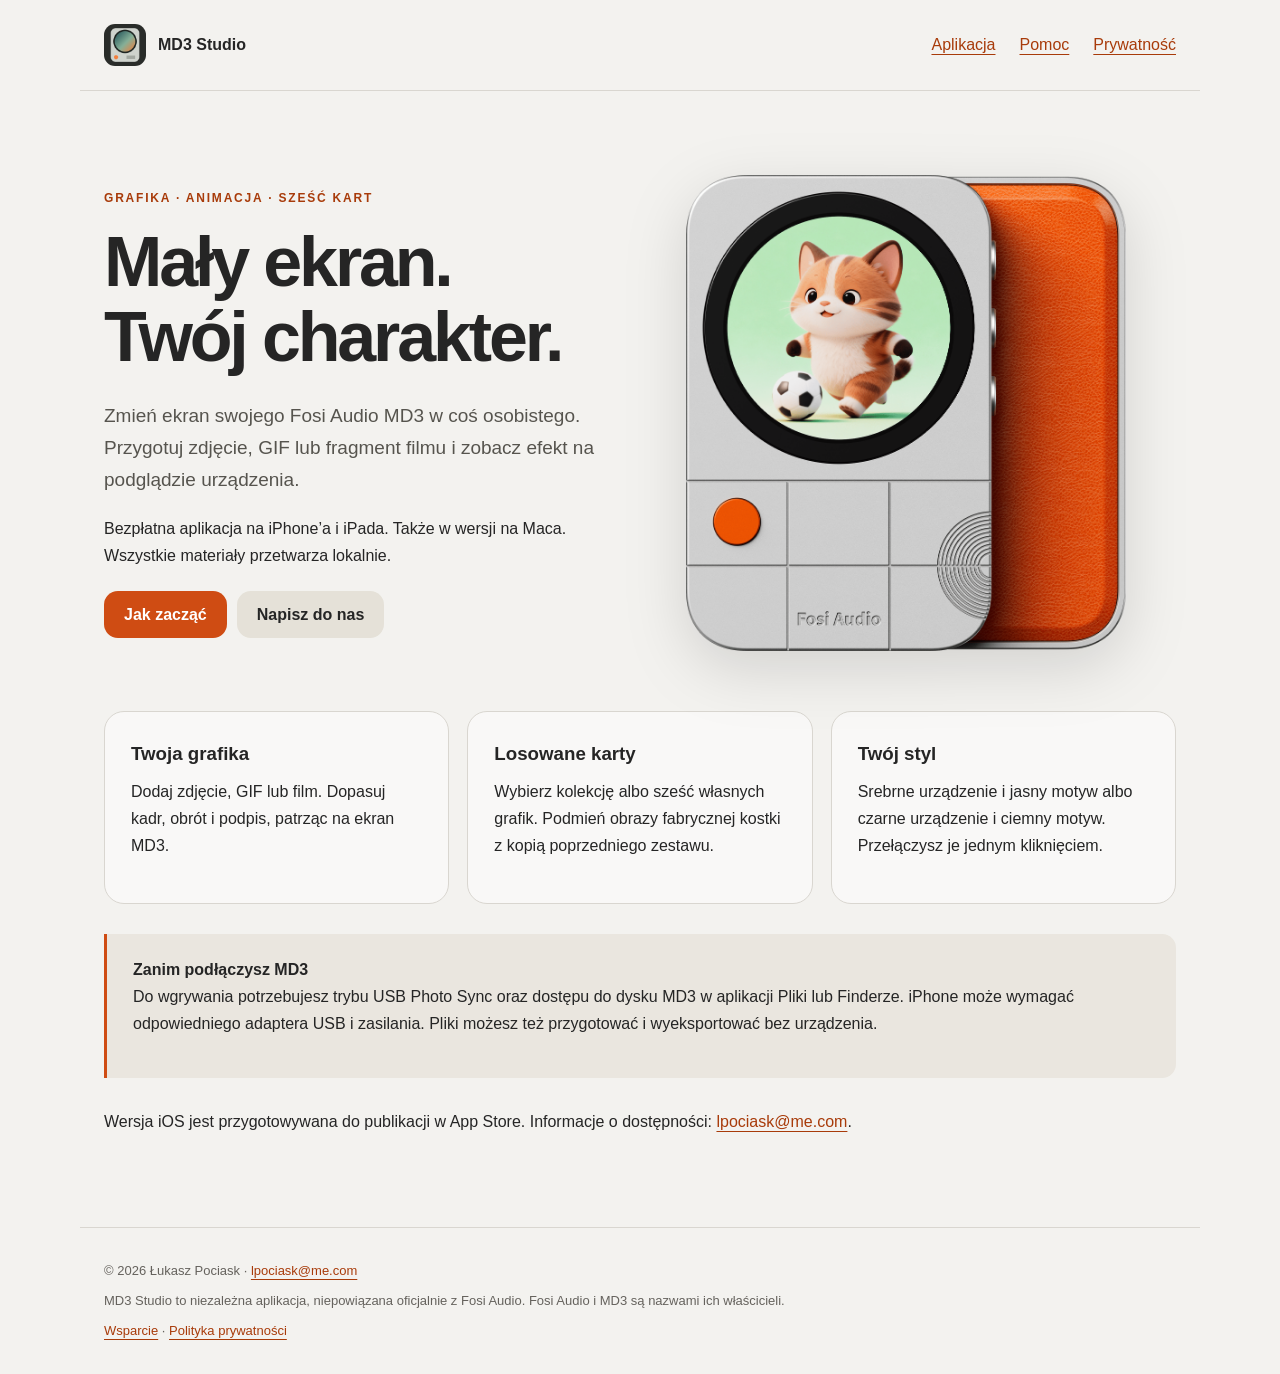
<file: index.html>
<!doctype html><html lang="pl"><head><meta charset="utf-8"><meta name="viewport" content="width=device-width,initial-scale=1"><meta name="description" content="Bezpłatny edytor grafik, GIF-ów i losowanych kart dla Fosi Audio MD3. Wsparcie i polityka prywatności."><title>Twój MD3. Twój ekran. — MD3 Studio</title><link rel="icon" href="assets/icon.png"><link rel="stylesheet" href="style.css"></head><body><header><a class="brand" href="./"><img src="assets/icon.png" alt="" width="42" height="42">MD3 Studio</a><nav aria-label="Nawigacja"><a href="./">Aplikacja</a><a href="support.html">Pomoc</a><a href="privacy.html">Prywatność</a></nav></header><main><section class="hero"><div><span class="eyebrow">Grafika · animacja · sześć kart</span><h1>Mały ekran.<br>Twój charakter.</h1><p class="lead">Zmień ekran swojego Fosi Audio MD3 w coś osobistego. Przygotuj zdjęcie, GIF lub fragment filmu i zobacz efekt na podglądzie urządzenia.</p><p>Bezpłatna aplikacja na iPhone’a i iPada. Także w wersji na Maca. Wszystkie materiały przetwarza lokalnie.</p><a class="button" href="support.html">Jak zacząć</a><a class="button secondary" href="mailto:lpociask@me.com?subject=MD3%20Studio">Napisz do nas</a></div><img src="assets/md3-silver.png" alt="Srebrny Fosi Audio MD3 z pomarańczowym tyłem" width="1946" height="2104"></section><section aria-label="Możliwości aplikacji" class="cards"><article class="card"><h3>Twoja grafika</h3><p>Dodaj zdjęcie, GIF lub film. Dopasuj kadr, obrót i podpis, patrząc na ekran MD3.</p></article><article class="card"><h3>Losowane karty</h3><p>Wybierz kolekcję albo sześć własnych grafik. Podmień obrazy fabrycznej kostki z kopią poprzedniego zestawu.</p></article><article class="card"><h3>Twój styl</h3><p>Srebrne urządzenie i jasny motyw albo czarne urządzenie i ciemny motyw. Przełączysz je jednym kliknięciem.</p></article></section><aside class="note"><strong>Zanim podłączysz MD3</strong><p>Do wgrywania potrzebujesz trybu USB Photo Sync oraz dostępu do dysku MD3 w aplikacji Pliki lub Finderze. iPhone może wymagać odpowiedniego adaptera USB i zasilania. Pliki możesz też przygotować i wyeksportować bez urządzenia.</p></aside><p>Wersja iOS jest przygotowywana do publikacji w App Store. Informacje o dostępności: <a href="mailto:lpociask@me.com?subject=MD3%20Studio%20-%20dostepnosc">lpociask@me.com</a>.</p></main><footer><p>© 2026 Łukasz Pociask · <a href="mailto:lpociask@me.com">lpociask@me.com</a></p><p>MD3 Studio to niezależna aplikacja, niepowiązana oficjalnie z Fosi Audio. Fosi Audio i MD3 są nazwami ich właścicieli.</p><p><a href="support.html">Wsparcie</a> · <a href="privacy.html">Polityka prywatności</a></p></footer></body></html>
</file>
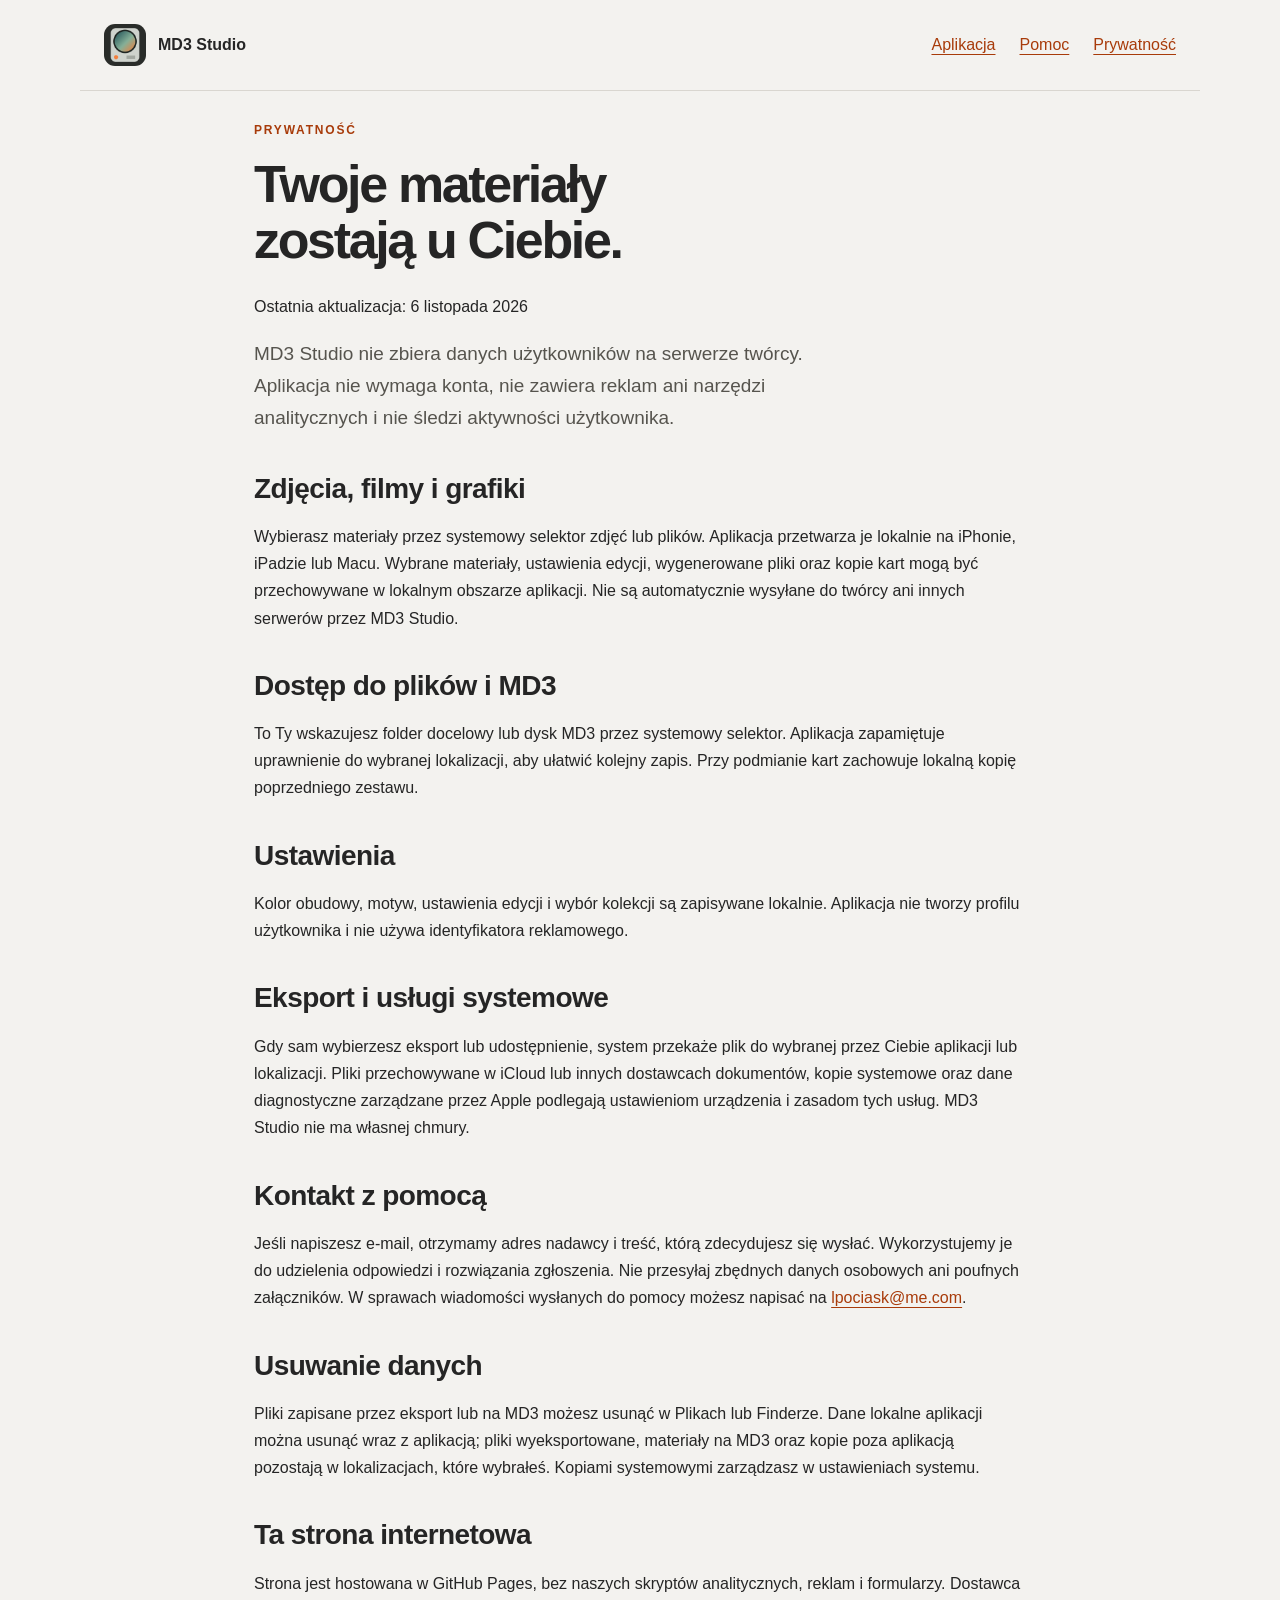
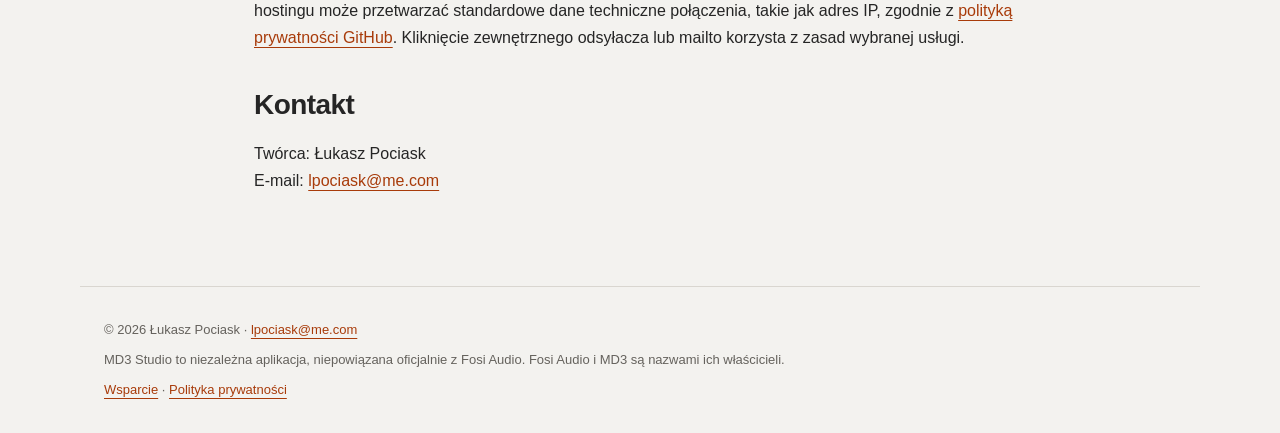
<file: privacy.html>
<!doctype html><html lang="pl"><head><meta charset="utf-8"><meta name="viewport" content="width=device-width,initial-scale=1"><meta name="description" content="MD3 Studio przetwarza zdjęcia i filmy lokalnie. Bez konta, reklam, analityki i śledzenia."><title>Polityka prywatności — MD3 Studio</title><link rel="icon" href="assets/icon.png"><link rel="stylesheet" href="style.css"></head><body><header><a class="brand" href="./"><img src="assets/icon.png" alt="" width="42" height="42">MD3 Studio</a><nav aria-label="Nawigacja"><a href="./">Aplikacja</a><a href="support.html">Pomoc</a><a href="privacy.html">Prywatność</a></nav></header><main class="document"><span class="eyebrow">Prywatność</span><h1>Twoje materiały<br>zostają u Ciebie.</h1><p>Ostatnia aktualizacja: 6 listopada 2026</p><p class="lead">MD3 Studio nie zbiera danych użytkowników na serwerze twórcy. Aplikacja nie wymaga konta, nie zawiera reklam ani narzędzi analitycznych i nie śledzi aktywności użytkownika.</p><h2>Zdjęcia, filmy i grafiki</h2><p>Wybierasz materiały przez systemowy selektor zdjęć lub plików. Aplikacja przetwarza je lokalnie na iPhonie, iPadzie lub Macu. Wybrane materiały, ustawienia edycji, wygenerowane pliki oraz kopie kart mogą być przechowywane w lokalnym obszarze aplikacji. Nie są automatycznie wysyłane do twórcy ani innych serwerów przez MD3 Studio.</p><h2>Dostęp do plików i MD3</h2><p>To Ty wskazujesz folder docelowy lub dysk MD3 przez systemowy selektor. Aplikacja zapamiętuje uprawnienie do wybranej lokalizacji, aby ułatwić kolejny zapis. Przy podmianie kart zachowuje lokalną kopię poprzedniego zestawu.</p><h2>Ustawienia</h2><p>Kolor obudowy, motyw, ustawienia edycji i wybór kolekcji są zapisywane lokalnie. Aplikacja nie tworzy profilu użytkownika i nie używa identyfikatora reklamowego.</p><h2>Eksport i usługi systemowe</h2><p>Gdy sam wybierzesz eksport lub udostępnienie, system przekaże plik do wybranej przez Ciebie aplikacji lub lokalizacji. Pliki przechowywane w iCloud lub innych dostawcach dokumentów, kopie systemowe oraz dane diagnostyczne zarządzane przez Apple podlegają ustawieniom urządzenia i zasadom tych usług. MD3 Studio nie ma własnej chmury.</p><h2>Kontakt z pomocą</h2><p>Jeśli napiszesz e-mail, otrzymamy adres nadawcy i treść, którą zdecydujesz się wysłać. Wykorzystujemy je do udzielenia odpowiedzi i rozwiązania zgłoszenia. Nie przesyłaj zbędnych danych osobowych ani poufnych załączników. W sprawach wiadomości wysłanych do pomocy możesz napisać na <a href="mailto:lpociask@me.com">lpociask@me.com</a>.</p><h2>Usuwanie danych</h2><p>Pliki zapisane przez eksport lub na MD3 możesz usunąć w Plikach lub Finderze. Dane lokalne aplikacji można usunąć wraz z aplikacją; pliki wyeksportowane, materiały na MD3 oraz kopie poza aplikacją pozostają w lokalizacjach, które wybrałeś. Kopiami systemowymi zarządzasz w ustawieniach systemu.</p><h2>Ta strona internetowa</h2><p>Strona jest hostowana w GitHub Pages, bez naszych skryptów analitycznych, reklam i formularzy. Dostawca hostingu może przetwarzać standardowe dane techniczne połączenia, takie jak adres IP, zgodnie z <a href="https://docs.github.com/en/site-policy/privacy-policies/github-general-privacy-statement">polityką prywatności GitHub</a>. Kliknięcie zewnętrznego odsyłacza lub mailto korzysta z zasad wybranej usługi.</p><h2>Kontakt</h2><p>Twórca: Łukasz Pociask<br>E-mail: <a href="mailto:lpociask@me.com">lpociask@me.com</a></p></main><footer><p>© 2026 Łukasz Pociask · <a href="mailto:lpociask@me.com">lpociask@me.com</a></p><p>MD3 Studio to niezależna aplikacja, niepowiązana oficjalnie z Fosi Audio. Fosi Audio i MD3 są nazwami ich właścicieli.</p><p><a href="support.html">Wsparcie</a> · <a href="privacy.html">Polityka prywatności</a></p></footer></body></html>
</file>
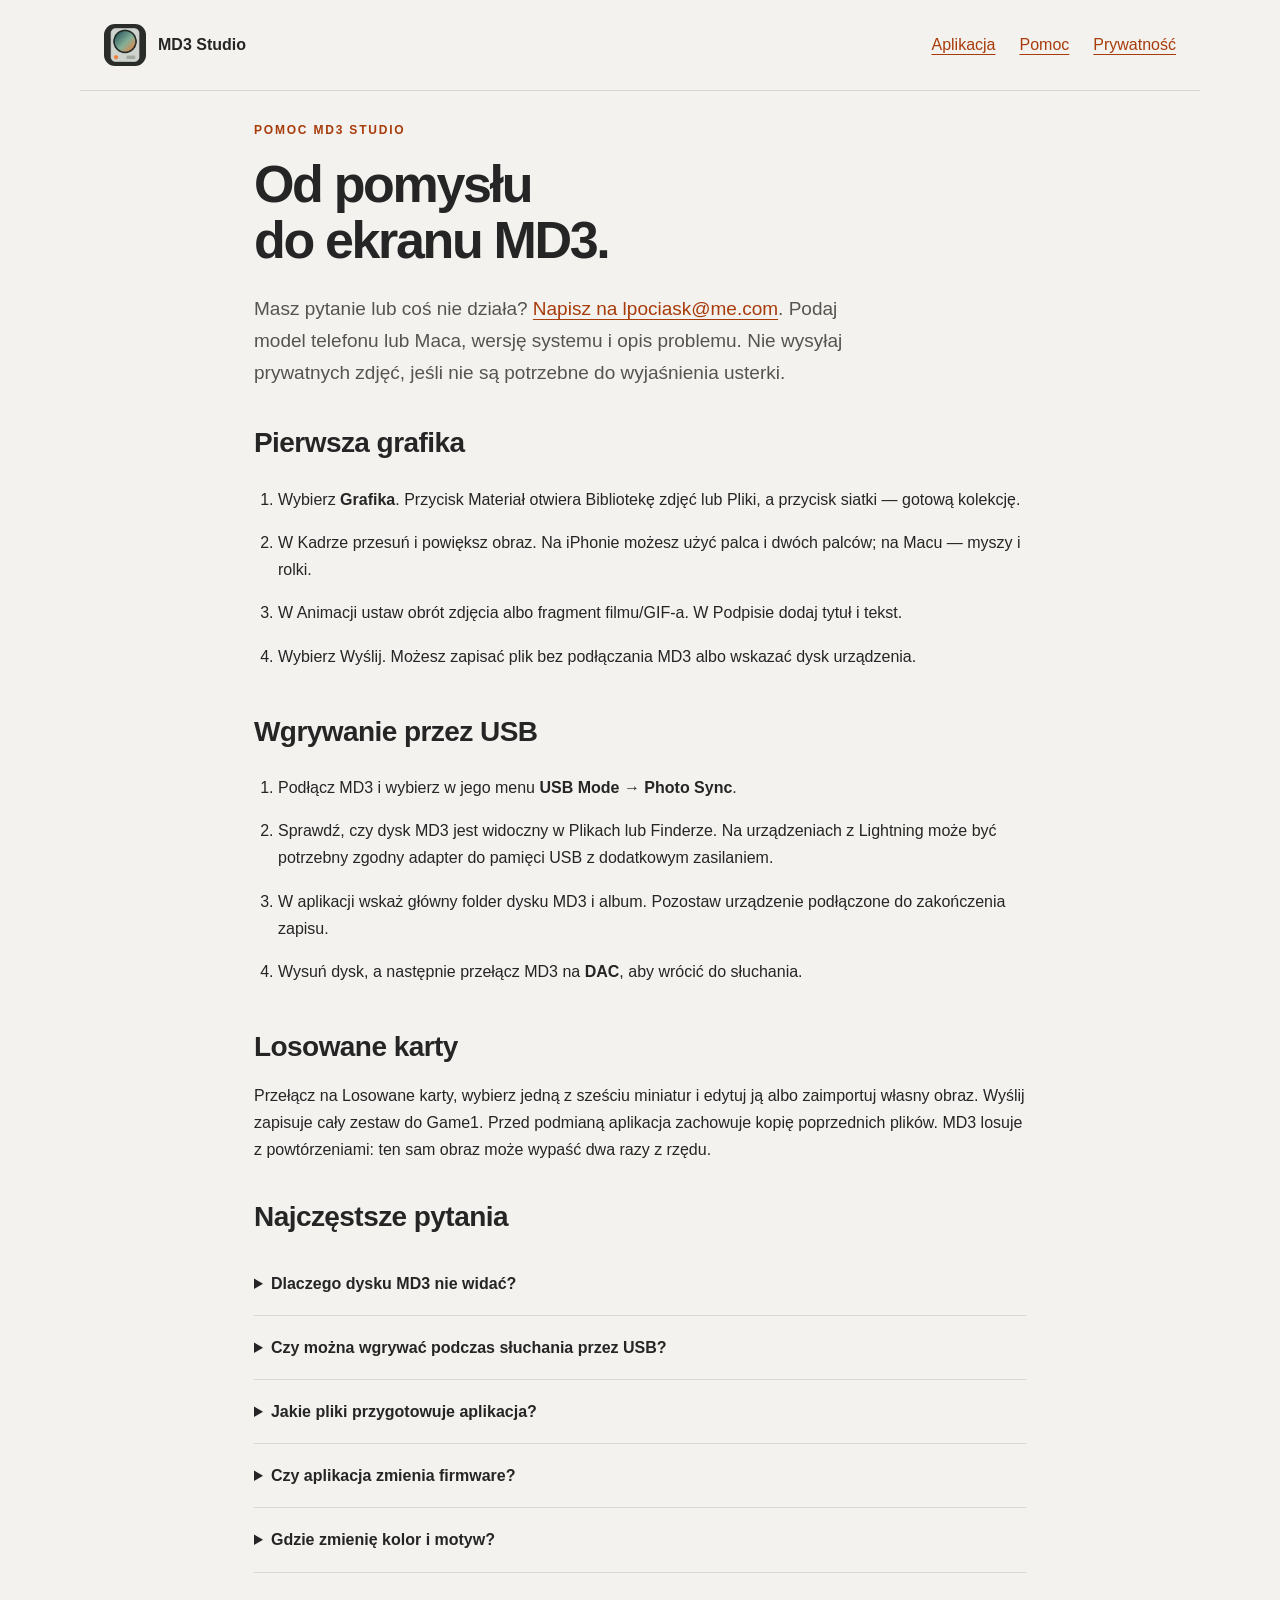
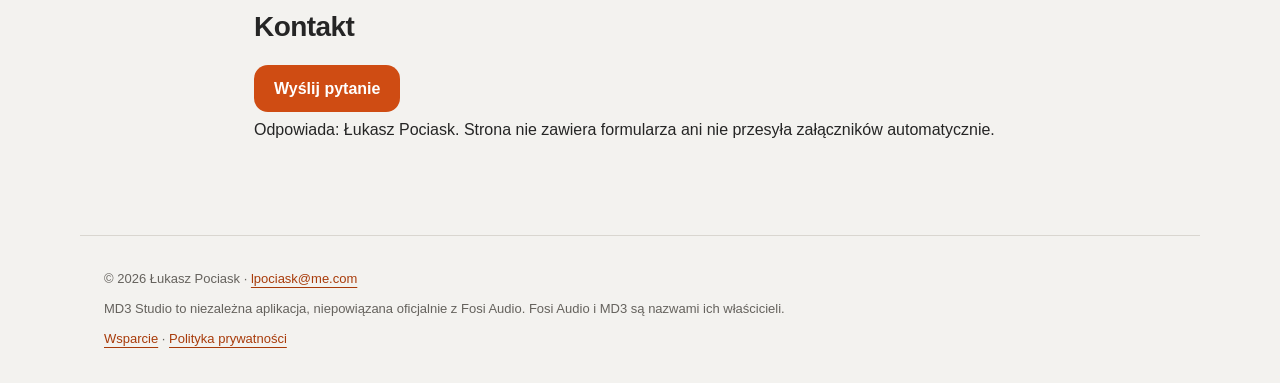
<file: support.html>
<!doctype html><html lang="pl"><head><meta charset="utf-8"><meta name="viewport" content="width=device-width,initial-scale=1"><meta name="description" content="Pomoc MD3 Studio: Photo Sync, import zdjęć i filmów, GIF-y, karty, kopie i zapis na MD3."><title>Wsparcie i instrukcja — MD3 Studio</title><link rel="icon" href="assets/icon.png"><link rel="stylesheet" href="style.css"></head><body><header><a class="brand" href="./"><img src="assets/icon.png" alt="" width="42" height="42">MD3 Studio</a><nav aria-label="Nawigacja"><a href="./">Aplikacja</a><a href="support.html">Pomoc</a><a href="privacy.html">Prywatność</a></nav></header><main class="document"><span class="eyebrow">Pomoc MD3 Studio</span><h1>Od pomysłu<br>do ekranu MD3.</h1><p class="lead">Masz pytanie lub coś nie działa? <a href="mailto:lpociask@me.com?subject=MD3%20Studio%20-%20pomoc">Napisz na lpociask@me.com</a>. Podaj model telefonu lub Maca, wersję systemu i opis problemu. Nie wysyłaj prywatnych zdjęć, jeśli nie są potrzebne do wyjaśnienia usterki.</p><h2>Pierwsza grafika</h2><ol class="steps"><li>Wybierz <strong>Grafika</strong>. Przycisk Materiał otwiera Bibliotekę zdjęć lub Pliki, a przycisk siatki — gotową kolekcję.</li><li>W Kadrze przesuń i powiększ obraz. Na iPhonie możesz użyć palca i dwóch palców; na Macu — myszy i rolki.</li><li>W Animacji ustaw obrót zdjęcia albo fragment filmu/GIF-a. W Podpisie dodaj tytuł i tekst.</li><li>Wybierz Wyślij. Możesz zapisać plik bez podłączania MD3 albo wskazać dysk urządzenia.</li></ol><h2>Wgrywanie przez USB</h2><ol class="steps"><li>Podłącz MD3 i wybierz w jego menu <strong>USB Mode → Photo Sync</strong>.</li><li>Sprawdź, czy dysk MD3 jest widoczny w Plikach lub Finderze. Na urządzeniach z Lightning może być potrzebny zgodny adapter do pamięci USB z dodatkowym zasilaniem.</li><li>W aplikacji wskaż główny folder dysku MD3 i album. Pozostaw urządzenie podłączone do zakończenia zapisu.</li><li>Wysuń dysk, a następnie przełącz MD3 na <strong>DAC</strong>, aby wrócić do słuchania.</li></ol><h2>Losowane karty</h2><p>Przełącz na Losowane karty, wybierz jedną z sześciu miniatur i edytuj ją albo zaimportuj własny obraz. Wyślij zapisuje cały zestaw do Game1. Przed podmianą aplikacja zachowuje kopię poprzednich plików. MD3 losuje z powtórzeniami: ten sam obraz może wypaść dwa razy z rzędu.</p><h2>Najczęstsze pytania</h2><details><summary>Dlaczego dysku MD3 nie widać?</summary><p>Sprawdź tryb Photo Sync, przewód obsługujący dane, adapter i zasilanie. W trybie DAC pamięć obrazów może nie być dostępna. Najpierw potwierdź dostęp w Plikach lub Finderze.</p></details><details><summary>Czy można wgrywać podczas słuchania przez USB?</summary><p>Zapis wymaga Photo Sync. Po zakończeniu wróć do DAC. Aplikacja nie przesyła okładek na żywo podczas odtwarzania.</p></details><details><summary>Jakie pliki przygotowuje aplikacja?</summary><p>JPG lub zapętlony GIF 240 × 240. Animacje mogą trwać do 8 sekund, a wynik musi zmieścić się w limicie 2 MB. Jeśli plik jest za duży, skróć animację lub zmniejsz liczbę klatek.</p></details><details><summary>Czy aplikacja zmienia firmware?</summary><p>Nie. Zapisuje obrazy na pamięci dostępnej w Photo Sync. Podmiana kart dotyczy sześciu plików w Game1; aplikacja zachowuje kopię poprzedniego zestawu.</p></details><details><summary>Gdzie zmienię kolor i motyw?</summary><p>Stały przełącznik znajduje się w górnym pasku. Srebrny MD3 włącza jasny motyw, czarny — ciemny.</p></details><h2>Kontakt</h2><a class="button" href="mailto:lpociask@me.com?subject=MD3%20Studio%20-%20pomoc">Wyślij pytanie</a><p>Odpowiada: Łukasz Pociask. Strona nie zawiera formularza ani nie przesyła załączników automatycznie.</p></main><footer><p>© 2026 Łukasz Pociask · <a href="mailto:lpociask@me.com">lpociask@me.com</a></p><p>MD3 Studio to niezależna aplikacja, niepowiązana oficjalnie z Fosi Audio. Fosi Audio i MD3 są nazwami ich właścicieli.</p><p><a href="support.html">Wsparcie</a> · <a href="privacy.html">Polityka prywatności</a></p></footer></body></html>
</file>
<file: style.css>
*{box-sizing:border-box}html{scroll-behavior:smooth}body{margin:0;background:#f3f2ef;color:#252525;font:16px/1.7 -apple-system,BlinkMacSystemFont,"Segoe UI",sans-serif}a{color:#a83b0a;text-underline-offset:4px}header,main,footer{max-width:1120px;margin:auto;padding:24px}header{display:flex;align-items:center;justify-content:space-between;gap:20px;border-bottom:1px solid #d9d6d0}nav{display:flex;gap:24px;flex-wrap:wrap}.brand{display:flex;gap:12px;align-items:center;color:inherit;text-decoration:none;font-weight:700}.brand img{width:42px;height:42px;border-radius:11px}.hero{display:grid;grid-template-columns:1.1fr 1fr;gap:44px;align-items:center;padding:60px 0}.hero img{width:100%;height:auto;max-width:440px;filter:drop-shadow(0 18px 30px #0002)}.eyebrow{font-size:12px;text-transform:uppercase;letter-spacing:.15em;font-weight:700;color:#a83b0a}h1{font-size:clamp(38px,6vw,70px);line-height:1.08;letter-spacing:-.045em;margin:14px 0 24px}h2{font-size:28px;line-height:1.3;letter-spacing:-.02em;margin:36px 0 16px}h3{margin:0 0 8px}p{margin:0 0 18px}.lead{font-size:19px;color:#56544e;max-width:620px}.button{display:inline-flex;min-height:46px;align-items:center;padding:10px 20px;border-radius:14px;background:#cf4c13;color:white;text-decoration:none;font-weight:600;margin:4px 10px 4px 0}.secondary{background:#e5e1d8;color:#252525}.cards{display:grid;grid-template-columns:repeat(3,1fr);gap:18px}.card{border:1px solid #d9d6d0;background:#ffffff88;border-radius:20px;padding:26px}.note{padding:22px 26px;border-left:3px solid #cf4c13;background:#eae6df;border-radius:0 14px 14px 0;margin:30px 0}.document{max-width:820px}.document h1{font-size:clamp(34px,5vw,52px)}.document li{padding:4px 0}.steps{padding-left:24px}.steps li{padding:8px 0}details{border-bottom:1px solid #d9d6d0;padding:18px 0}summary{font-weight:650;cursor:pointer}details p{margin:12px 0 0;color:#56544e}footer{font-size:13px;color:#65625d;border-top:1px solid #d9d6d0;margin-top:50px}footer p{margin:8px 0}a:focus-visible,summary:focus-visible{outline:3px solid #cf4c13;outline-offset:5px}@media(max-width:700px){header{align-items:flex-start}nav{gap:12px;font-size:14px}.hero{grid-template-columns:1fr;padding:32px 0;gap:24px}.hero img{max-width:320px;margin:auto}.cards{grid-template-columns:1fr}header,main,footer{padding:20px}}@media(prefers-color-scheme:dark){body{background:#181818;color:#f1eee7}.lead,details p{color:#c6c1b7}a,.eyebrow{color:#ff965d}header,footer,details,.card{border-color:#3c3934}.card{background:#ffffff07}.note{background:#25231f}.secondary{background:#34312c;color:#f1eee7}footer{color:#aaa49a}}
</file>
